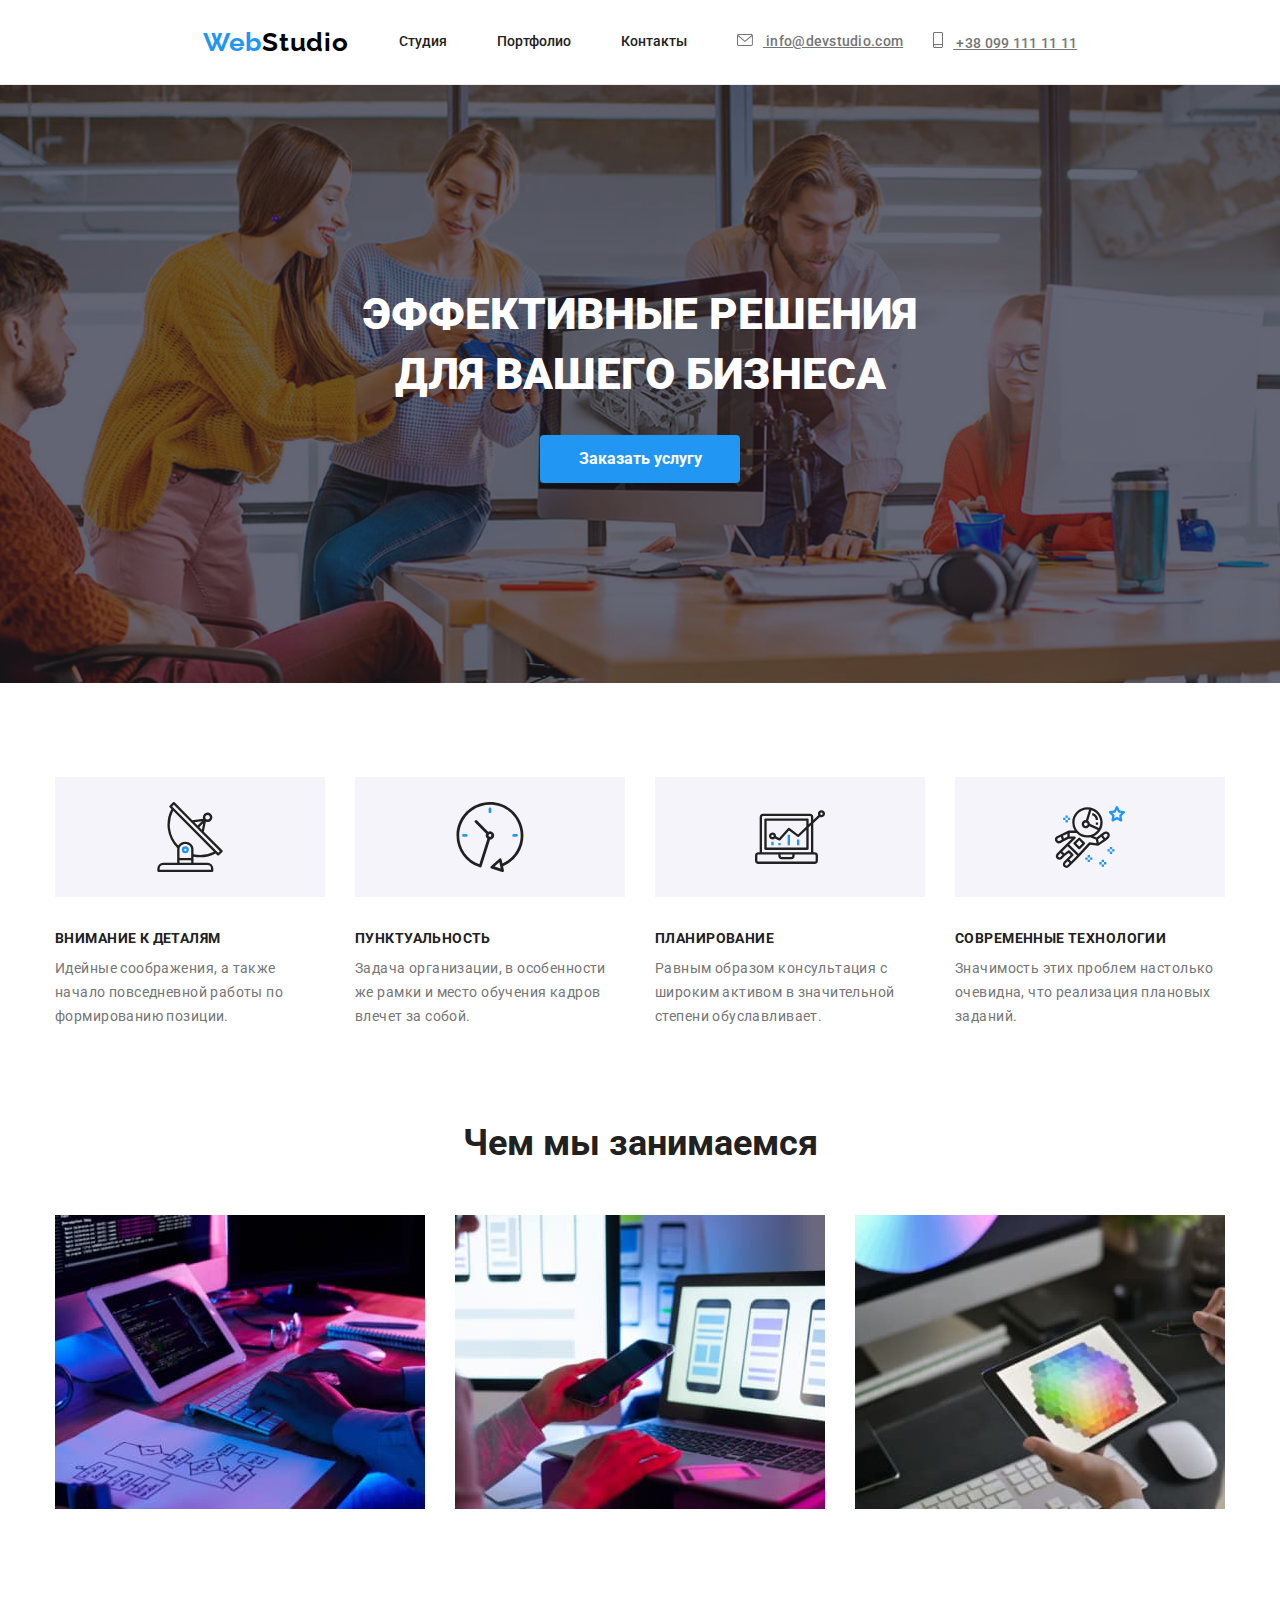
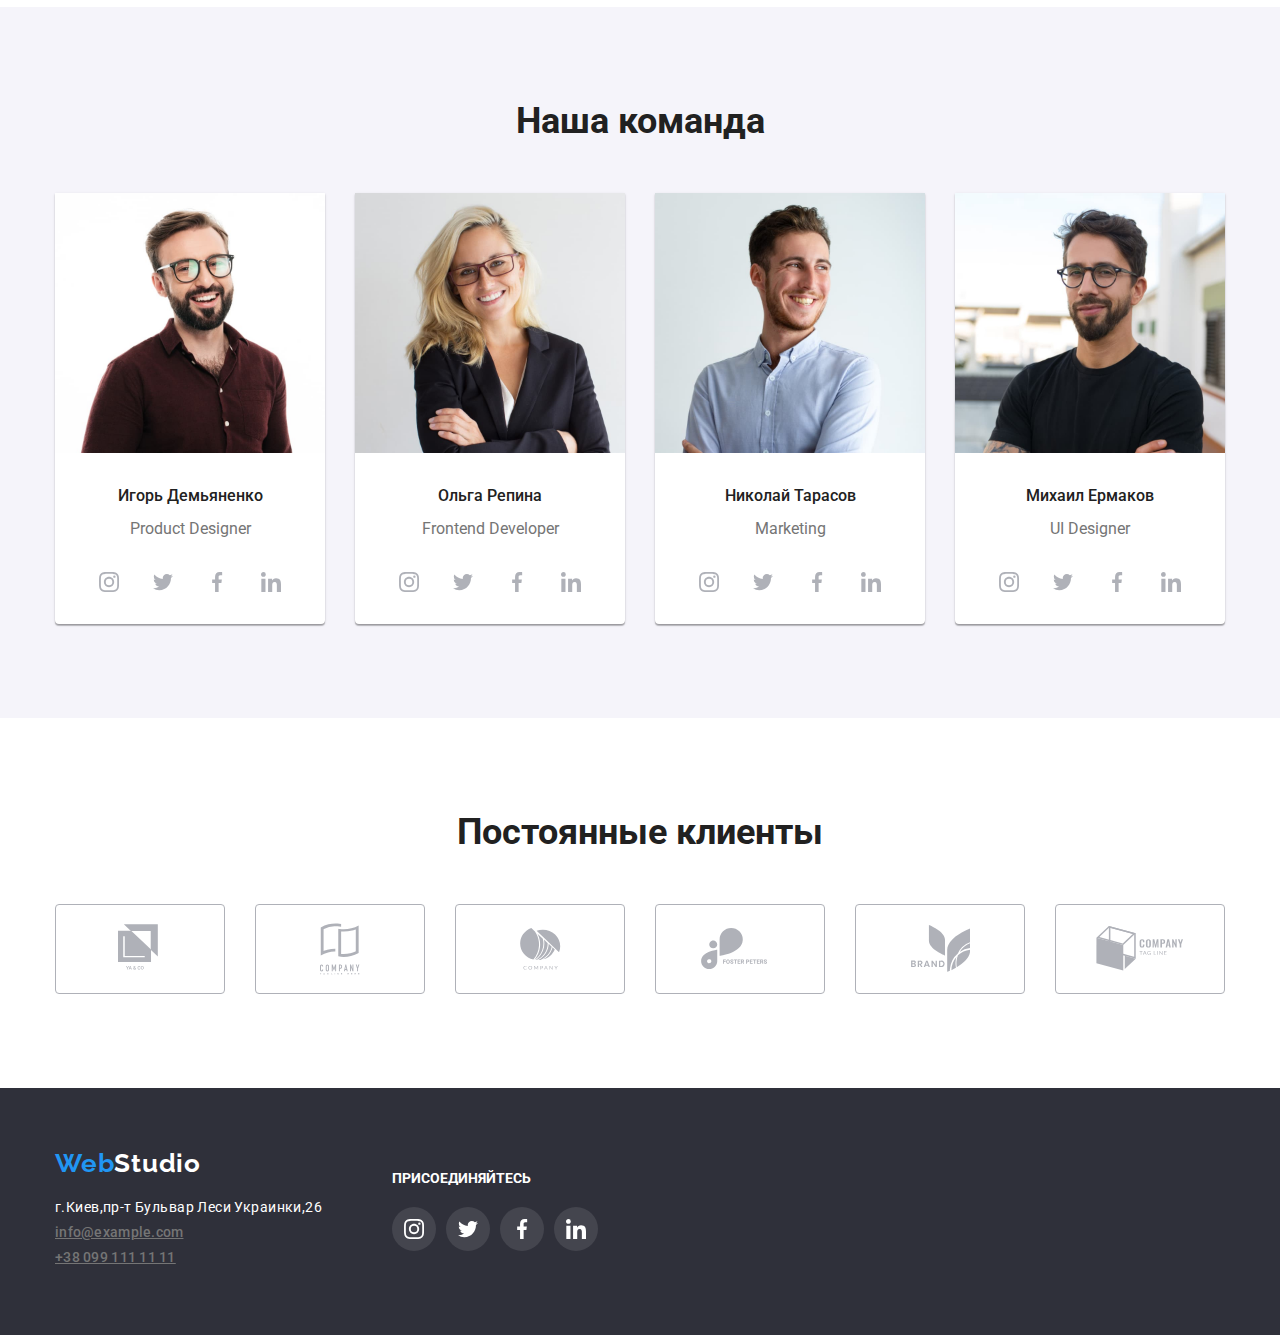
<file: index.html>
<!DOCTYPE html>
<html lang="ru">
<head>
    <meta charset="UTF-8">
    <meta http-equiv="X-UA-Compatible" content="IE=edge">
    <meta name="viewport" content="width=device-width, initial-scale=1.0">
    <title>Document</title>
    <link rel="stylesheet" href="https://cdnjs.cloudflare.com/ajax/libs/modern-normalize/1.0.0/modern-normalize.min.css">
    <link rel="stylesheet" href="./css/styles.css">
    <link rel="preconnect" href="https://fonts.gstatic.com">
    <link href="https://fonts.googleapis.com/css2?family=Raleway:wght@700&family=Roboto:wght@400;500;700;900&display=swap"
        rel="stylesheet">
</head>
<body>
<header class="header">
    <div class="container main-nav">
    <nav class="nav">
 <ul class="list nav-cont">
    <li class="nav-li"><a href="./index.html" class="nav-logo"><span class="web">Web</span>Studio</a></li>
    <li class="nav-li"><a href="./index.html" class="link">Студия</a></li>
    <li class="nav-li"><a href="./portfolio.html" class="link">Портфолио</a></li>
    <li class="nav-li"><a href="" class="link">Контакты</a></li>
 </ul>
</nav>
<ul class="list nav-cont">
    <li class="contacts">
        <a href="mailto:info@devstudio.com" class="link-address">
            <svg class="icon-mail" width="16px" height="12px">
                <use href="./images/icons.svg#icon-envelope"></use>
            </svg> 
             info@devstudio.com</a>
    </li>
            <li class="contacts">
                <a href="tel:+380991111111" class="link-address">
                    <svg class="icon-phone" width="10px" height="16px">
                        <use href="./images/icons.svg#icon-smartphone"></use>
                    </svg>
                    +38 099 111 11 11</a>
        </li>
</ul>
</div>
</header>
<main>
    <section class="main-section">
        <div class="container main-container">
        <h1>ЭФФЕКТИВНЫЕ РЕШЕНИЯ ДЛЯ ВАШЕГО БИЗНЕСА</h1>
        <button type="button" class="button main-btn">Заказать услугу</button>
        </div>
    </section>
<section class="section">
    <div class="container">
    <ul class="list advantages">
        <li class="adv-li">
            <div class="icon-advantages">
                <svg class="icon-item" width="70" height="70">
                    <use href="./images/icons.svg#icon-antenna">
                    </use>
                </svg>
            </div>
            <h3 class="titles advantages-title">Внимание к деталям</h3>
            <p class="text">
            Идейные соображения, а также начало повседневной работы по формированию позиции.
        </p>
    </li>
        <li class="adv-li">
            <div class="icon-advantages">
                <svg class="icon-item" width="70" height="70">
                    <use href="./images/icons.svg#icon-clock">
                    </use>
                </svg>
            </div>
            <h3 class="titles advantages-title">Пунктуальность</h3>
        <p class="text">
            Задача организации, в особенности же рамки и место обучения кадров влечет за собой.
        </p>
    </li>
        <li class="adv-li">
            <div class="icon-advantages">
                <svg class="icon-item" width="70" height="70">
                    <use href="./images/icons.svg#icon-diagram">
                    </use>
                </svg>
            </div>
            <h3 class="titles advantages-title">Планирование</h3>
        <p class="text">Равным образом консультация с широким активом в значительной степени обуславливает.   
        </p>
    </li>
        <li class="adv-li">
            <div class="icon-advantages">
                <svg class="icon-item" width="70" height="70">
                    <use href="./images/icons.svg#icon-astronaut">
                    </use>
                </svg>
            </div>
            <h3 class="titles advantages-title">Современные технологии</h3>
       <p class="text">
           Значимость этих проблем настолько очевидна, что реализация плановых заданий.
        </p>
    </li>
    </ul>
    <h2 class="main-title pict-title">Чем мы занимаемся</h2>
    <ul class="pict-list list">
        <li class="pict-li"><img src="./images/first.jpg" alt="набор кода"
            width="370" /></li>
        <li class="pict-li"><img src="./images/second.jpg" alt="мобильный телефон"
            width="370" /></li>
        <li class="pict-li"><img src="./images/third.jpg" alt="цветовая палитра"
            width="370" /></li>
            </ul>
        </div>
</section>
<section class="ourteams section">
    <div class="container">
    <h2 class="main-title">Наша команда</h2>
    <ul class="list ourteams-ul">
        <li class="ourteam-item"><img src="./images/igor.jpg" alt="фото дизайнера" width="270" />
            <h3 class="names">Игорь Демьяненко</h3>
            <p class="ourteam">Product Designer</p>
        <ul class="social-link list">
        <li class="social-item"><a class="social-icon" aria-label="instagram" href="#">
            <svg class="icon" width="20" height="20">
            <use href="./images/icons.svg#icon-instagram">
            </use>
            </svg>
        </a></li>
        <li class="social-item">
        <a class="social-icon" aria-label="twitter" href="#">
        <svg class="icon" width="20" height="20">
        <use href="./images/icons.svg#icon-twitter">
        </use>
        </svg>
        </a>
        </li>
        <li class="social-item">
            <a class="social-icon" aria-label="facebook" href="#">
            <svg class="icon" width="20" height="20">
        <use href="./images/icons.svg#icon-facebook">
        </use>
    </svg>
    </a>
    </li>
    <li class="social-item">
        <a class="social-icon" aria-label="linkedin" href="#">
        <svg class="icon" width="20" height="20">
        <use href="./images/icons.svg#icon-linkedin">
        </use>
            </svg>
        </a>
        </li>
        </ul>
        </li>
        <li class="ourteam-item"><img src="./images/olga.jpg" alt="фото разработчика" width="270" />
            <h3 class="names">Ольга Репина </h3>
        <p class="ourteam">Frontend Developer</p>
                <ul class="social-link list">
                    <li class="social-item"><a class="social-icon" aria-label="instagram" href="#">
                            <svg class="icon" width="20" height="20">
                                <use href="./images/icons.svg#icon-instagram">
                                </use>
                            </svg>
                        </a></li>
                    <li class="social-item">
                        <a class="social-icon" aria-label="twitter" href="#">
                            <svg class="icon" width="20" height="20">
                                <use href="./images/icons.svg#icon-twitter">
                                </use>
                            </svg>
                        </a>
                    </li>
                    <li class="social-item">
                        <a class="social-icon" aria-label="facebook" href="#">
                            <svg class="icon" width="20" height="20">
                                <use href="./images/icons.svg#icon-facebook">
                                </use>
                            </svg>
                        </a>
                    </li>
                    <li class="social-item">
                        <a class="social-icon" aria-label="linkedin" href="#">
                            <svg class="icon" width="20" height="20">
                                <use href="./images/icons.svg#icon-linkedin">
                                </use>
                            </svg>
                        </a>
                    </li>
                </ul>
</li>
            
        <li class="ourteam-item"><img src="./images/nikolay.jpg" alt="фото маркетолога" width="270" />
            <h3 class="names">Николай Тарасов </h3>
        <p class="ourteam">Marketing</p>
                <ul class="social-link list">
                    <li class="social-item"><a class="social-icon" aria-label="instagram" href="#">
                            <svg class="icon" width="20" height="20">
                                <use href="./images/icons.svg#icon-instagram">
                                </use>
                            </svg>
                        </a></li>
                    <li class="social-item">
                        <a class="social-icon" aria-label="twitter" href="#">
                            <svg class="icon" width="20" height="20">
                                <use href="./images/icons.svg#icon-twitter">
                                </use>
                            </svg>
                        </a>
                    </li>
                    <li class="social-item">
                        <a class="social-icon" aria-label="facebook" href="#">
                            <svg class="icon" width="20" height="20">
                                <use href="./images/icons.svg#icon-facebook">
                                </use>
                            </svg>
                        </a>
                    </li>
                    <li class="social-item">
                        <a class="social-icon" aria-label="linkedin" href="#">
                            <svg class="icon" width="20" height="20">
                                <use href="./images/icons.svg#icon-linkedin">
                                </use>
                            </svg>
                        </a>
                    </li>
                </ul>
</li>

        <li class="ourteam-item"><img src="./images/mikhail.jpg" alt="фото юи дизайнера" width="270" />
            <h3 class="names">Михаил Ермаков</h3>
        <p class="ourteam">UI Designer</p>
            <ul class="social-link list">
                <li class="social-item"><a class="social-icon" aria-label="instagram" href="#">
                        <svg class="icon" width="20" height="20">
                            <use href="./images/icons.svg#icon-instagram">
                            </use>
                        </svg>
                    </a></li>
                <li class="social-item">
                    <a class="social-icon" aria-label="twitter" href="#">
                        <svg class="icon" width="20" height="20">
                            <use href="./images/icons.svg#icon-twitter">
                            </use>
                        </svg>
                    </a>
                </li>
                <li class="social-item">
                    <a class="social-icon" aria-label="facebook" href="#">
                        <svg class="icon" width="20" height="20">
                            <use href="./images/icons.svg#icon-facebook">
                            </use>
                        </svg>
                    </a>
                </li>
                <li class="social-item">
                    <a class="social-icon" aria-label="linkedin" href="#">
                        <svg class="icon" width="20" height="20">
                            <use href="./images/icons.svg#icon-linkedin">
                            </use>
                        </svg>
                    </a>
                </li>
            </ul>
        </li>

    </ul>
    </div>
</section>
<section class="section">
    <div class="container">
<h2 class="main-title">Постоянные клиенты</h2>
<ul class="list partners">
<li class="contacts">
    <a class="partners-link" href="#">
        <svg class="icon-partners" width="44" height="49">
    <use href="./images/icons.svg#icon-yaco">
    </use>
</svg></a> 
</li>
<li class="contacts">
    <a class="partners-link" href="#">
        <svg class="icon-partners" width="40" height="52">
    <use href="./images/icons.svg#icon-logo2">
    </use>
</svg>
</a>
</li>
<li class="contacts">
    <a  class="partners-link" href="#">
        <svg class="icon-partners" width="41" height="42">
    <use href="./images/icons.svg#icon-logo3">
    </use>
</svg></a>
</li>
<li class="contacts">
    <a class="partners-link" href="#">
        <svg class="icon-partners" width="79" height="42">
    <use href="./images/icons.svg#icon-logo4">
    </use>
</svg></a>
</li>
<li class="contacts">
    <a class="partners-link" href="#">
        <svg class="icon-partners" width="59" height="47">
    <use href="./images/icons.svg#icon-logo5">
    </use>
</svg></a>
</li>
<li class="contacts">
    <a class="partners-link" href="#">
        <svg class="icon-partners" width="88" height="45">
    <use href="./images/icons.svg#icon-logo6">
    </use>
</svg></a>
</li>
</ul>
</div>
</section>
</main>
<footer class="footer">
    <div class="container">
        <div class="address-item">
    <a href="./index.html" class="nav-logo logo-footer"><span class="web">Web</span>Studio</a>
    <address class="our-address">
        <p class="our-address">
        г.Киев,пр-т Бульвар Леси Украинки,26</p>
        <a href="mailto:info@example.com" class="link-address first-link">info@example.com</a> <br />
        <a href="tel:+380991111111" class="link-address">+38 099 111 11 11</a>
    </address>
    </div>
    <div class="social-item">
        <b class="join">ПРИСОЕДИНЯЙТЕСЬ</b>
            <ul class="list social-footer">
                <li class="social-item"><a class="social-icon footer-icon" aria-label="instagram" href="#">
                        <svg class="icon footer-svg" width="20" height="20">
                            <use href="./images/icons.svg#icon-instagram">
                            </use>
                        </svg>
                    </a></li>
                <li class="social-item">
                    <a class="social-icon footer-icon" aria-label="twitter" href="#">
                        <svg class="icon footer-svg" width="20" height="20">
                            <use href="./images/icons.svg#icon-twitter">
                            </use>
                        </svg>
                    </a>
                </li>
                <li class="social-item">
                    <a class="social-icon footer-icon" aria-label="facebook" href="#">
                        <svg class="icon footer-svg" width="20" height="20">
                            <use href="./images/icons.svg#icon-facebook">
                            </use>
                        </svg>
                    </a>
                </li>
                <li class="social-item">
                    <a class="social-icon footer-icon" aria-label="linkedin" href="#">
                        <svg class="icon footer-svg" width="20" height="20">
                            <use href="./images/icons.svg#icon-linkedin">
                            </use>
                        </svg>
                    </a>
                </li>
            </ul>
            </div>
    </div>
</footer>
</body>
</html>
</file>
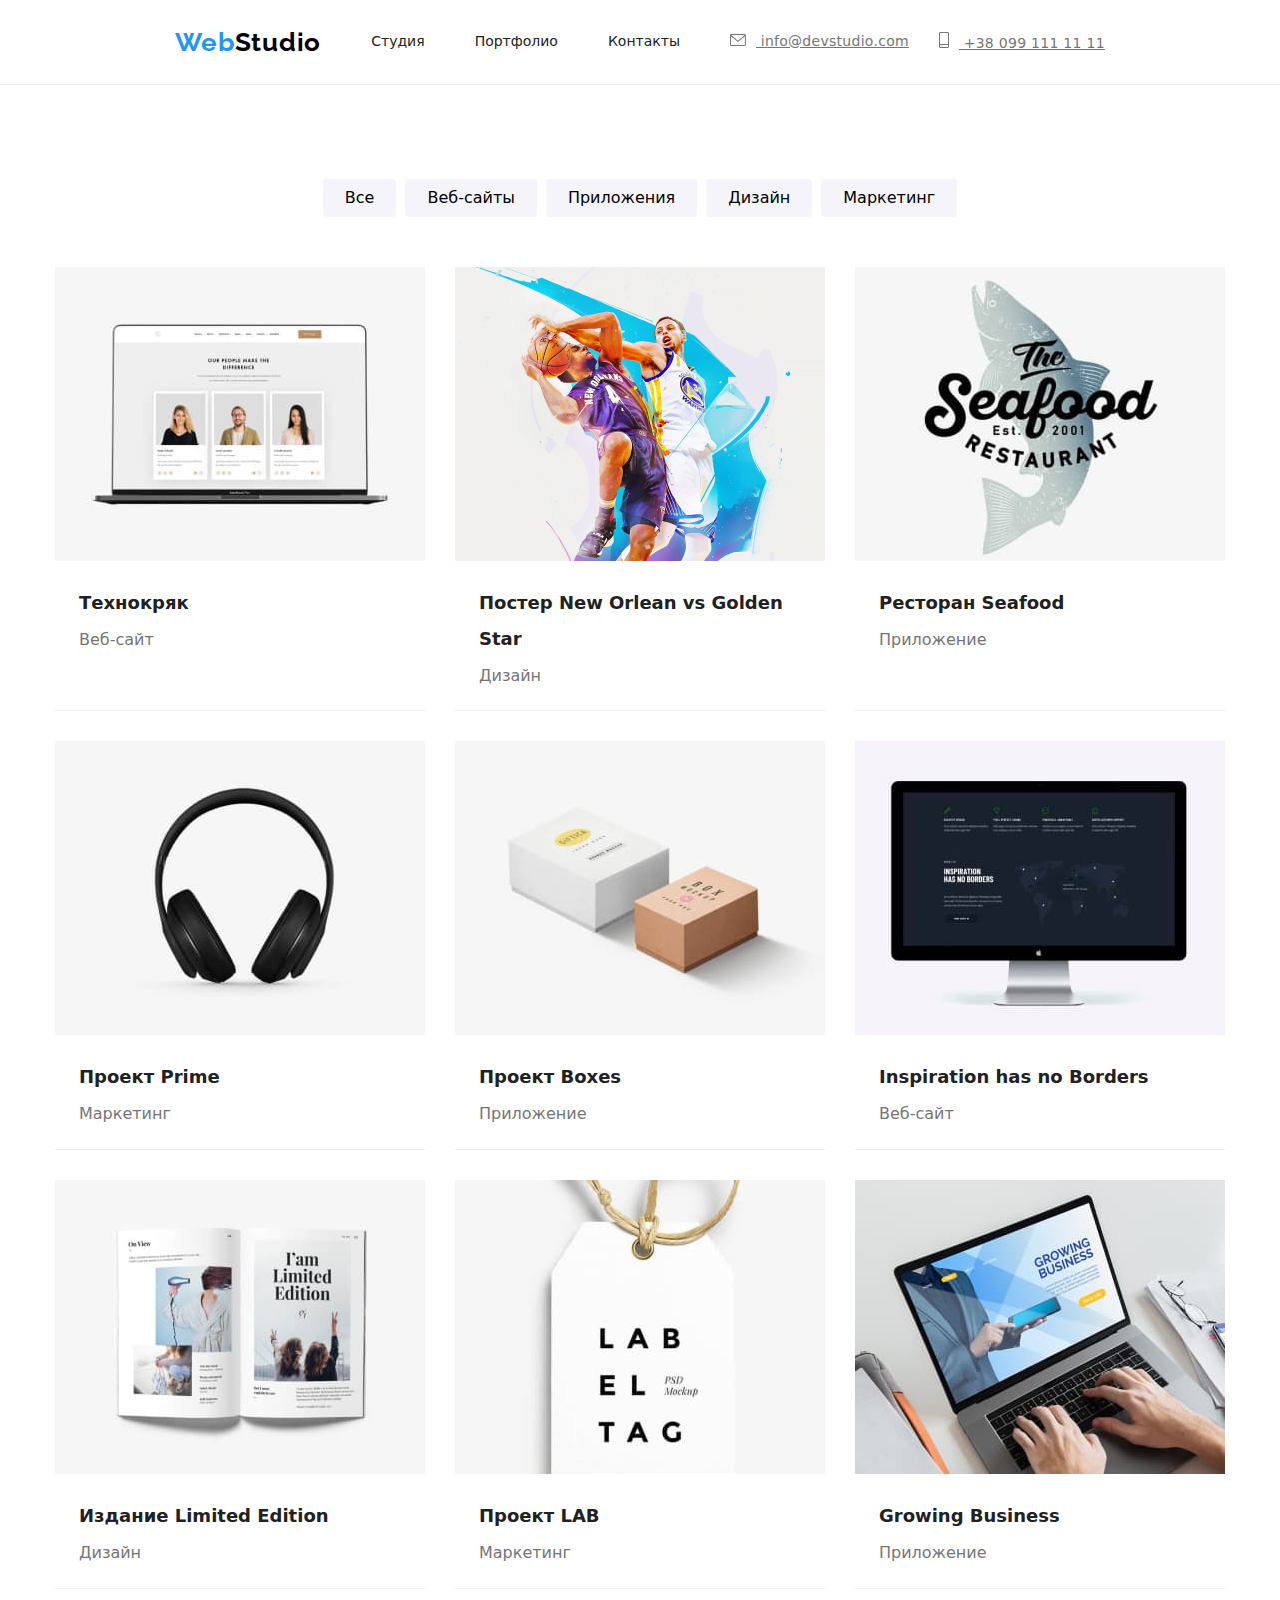
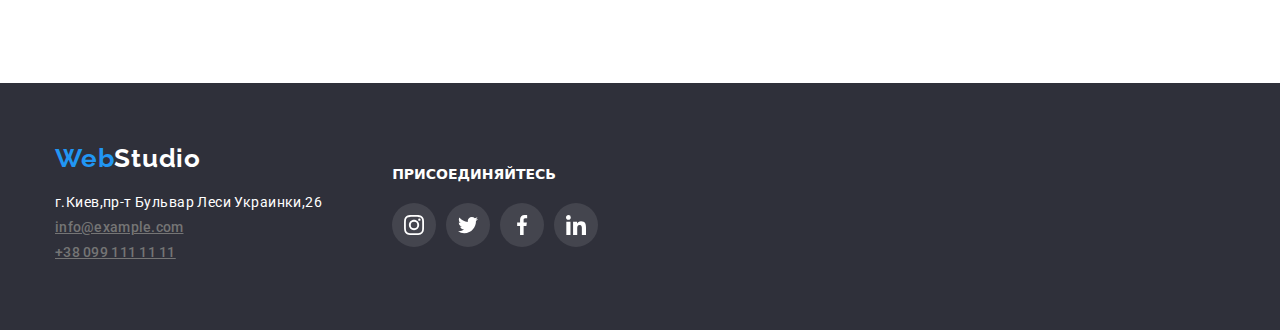
<file: portfolio.html>
<!DOCTYPE html>
<html lang="ru">
<head>
    <meta charset="UTF-8">
    <meta http-equiv="X-UA-Compatible" content="IE=edge">
    <meta name="viewport" content="width=device-width, initial-scale=1.0">
    <title>Портфолио</title>
<link rel="preconnect" href="https://fonts.gstatic.com">
<link href="https://fonts.googleapis.com/css2?family=Raleway:wght@700&family=Roboto:wght@400;500;700;900&display=swap"
    rel="stylesheet">
<link rel="stylesheet" href="./css/styles.css">
<link rel="stylesheet" href="https://cdnjs.cloudflare.com/ajax/libs/modern-normalize/1.0.0/modern-normalize.min.css">
</head>
<body>
<header class="header">
    <div class="container main-nav">
        <nav class="nav">
            <ul class="list nav-cont">
                <li class="nav-li"><a href="./index.html" class="nav-logo"><span class="web">Web</span>Studio</a></li>
                <li class="nav-li"><a href="./index.html" class="link">Студия</a></li>
                <li class="nav-li"><a href="./portfolio.html" class="link">Портфолио</a></li>
                <li class="nav-li"><a href="" class="link">Контакты</a></li>
            </ul>
        </nav>
        <ul class="list nav-cont">
            <li class="contacts">
                <a href="mailto:info@devstudio.com" class="link-address">
                    <svg class="icon-mail" width="16px" height="12px">
                        <use href="./images/icons.svg#icon-envelope"></use>
                    </svg>
                    info@devstudio.com</a>
            </li>
            <li class="contacts">
                <a href="tel:+380991111111" class="link-address">
                    <svg class="icon-phone" width="10px" height="16px">
                        <use href="./images/icons.svg#icon-smartphone"></use>
                    </svg>
                    +38 099 111 11 11</a>
            </li>
        </ul>
    </div>
</header>
    <main> 
<section class="section">
<div class="container">
    <ul class="list btn-list">
        <li class="items"><button type="button" class="button btn">Все</button> </li>
        <li class="items"><button type="button" class="button btn">Веб-сайты</button></li>
        <li class="items"><button type="button" class="button btn">Приложения</button></li>
        <li class="items"><button type="button" class="button btn">Дизайн</button></li>
        <li class="items"><button type="button" class="button btn">Маркетинг</button></li>
    </ul>
        <ul class="list product">
            <li class="products-item">
                <a href="#" class="products-link"><img src="./images/notepad.jpeg" alt="ноутбук" width="370">
                    <h3 class="products-title">Технокряк</h3>
                    <p class="products-text">Веб-сайт</p>
                </a>
            </li>
            <li class="products-item">
                <a href="#" class="products-link"><img src="./images/posters.jpeg" alt="постерс" width="370">
                    <h3 class="products-title">Постер New Orlean vs Golden Star</h3>
                    <p class="products-text">Дизайн</p>
                </a>
            </li>
            <li class="products-item">
                <a href="" class="products-link">
                    <img src="./images/restoran.jpeg" alt="рыба" width="370">
                    <h3 class="products-title">Ресторан Seafood</h3>
                    <p class="products-text">Приложение</p>
                </a>
            </li>
            <li class="products-item">
                <a href="" class="products-link">
                    <img src="./images/headphone.jpeg" alt="наушники" width="370">
                    <h3 class="products-title">Проект Prime</h3>
                    <p class="products-text"> Маркетинг</p>
                </a>
            </li>
            <li class="products-item">
                <a href="" class="products-link">
                    <img src="./images/box.jpeg" alt="коробки" width="370">
                    <h3 class="products-title">Проект Boxes</h3>
                    <p class="products-text">Приложение</p>
                </a>
            </li>
            <li class="products-item">
                <a href="" class="products-link"><img src="./images/monitor.jpeg" alt="монитор" width="370">
                    <h3 class="products-title">Inspiration has no Borders</h3>
                    <p class="products-text">Веб-сайт</p>
                </a>
            </li>
            <li class="products-item">
                <a href="" class="products-link"><img src="./images/magazine.jpeg" alt="журнал" width="370">
                    <h3 class="products-title"> Издание Limited Edition</h3>
                    <p class="products-text">Дизайн</p>
                </a>
            </li>
            <li class="products-item">
                <a href="" class="products-link">
                    <img src="./images/label.jpeg" alt="бирка" width="370">
                    <h3 class="products-title">Проект LAB</h3>
                    <p class="products-text">Маркетинг</p>
                </a>
            </li>
            <li class="products-item">
                <a href="" class="products-link">
                    <img src="./images/mac.jpeg" alt="руки_на_ноутбуке" width="370">
                    <h3 class="products-title">Growing Business</h3>
                    <p class="products-text">Приложение</p>
                </a>
            </li>
        </ul>
    </div>

</section>
    </main>
<footer class="footer">
    <div class="container">
        <div class="address-item">
            <a href="./index.html" class="nav-logo logo-footer"><span class="web">Web</span>Studio</a>
            <address class="our-address">
                <p class="our-address">
                    г.Киев,пр-т Бульвар Леси Украинки,26</p>
                <a href="mailto:info@example.com" class="link-address first-link">info@example.com</a> <br />
                <a href="tel:+380991111111" class="link-address">+38 099 111 11 11</a>
            </address>
        </div>
        <div class="social-item">
            <b class="join">ПРИСОЕДИНЯЙТЕСЬ</b>
            <ul class="list social-footer">
                <li class="social-item"><a class="social-icon footer-icon" aria-label="instagram" href="#">
                        <svg class="icon footer-svg" width="20" height="20">
                            <use href="./images/icons.svg#icon-instagram">
                            </use>
                        </svg>
                    </a></li>
                <li class="social-item">
                    <a class="social-icon footer-icon" aria-label="twitter" href="#">
                        <svg class="icon footer-svg" width="20" height="20">
                            <use href="./images/icons.svg#icon-twitter">
                            </use>
                        </svg>
                    </a>
                </li>
                <li class="social-item">
                    <a class="social-icon footer-icon" aria-label="facebook" href="#">
                        <svg class="icon footer-svg" width="20" height="20">
                            <use href="./images/icons.svg#icon-facebook">
                            </use>
                        </svg>
                    </a>
                </li>
                <li class="social-item">
                    <a class="social-icon footer-icon" aria-label="linkedin" href="#">
                        <svg class="icon footer-svg" width="20" height="20">
                            <use href="./images/icons.svg#icon-linkedin">
                            </use>
                        </svg>
                    </a>
                </li>
            </ul>
        </div>
    </div>
</footer>
</body>

</html>
</file>
<file: css/styles.css>
:root {
  --h-color: #212121;
  --hover-color: #2196f3;
  --text-color: #757575;
  --frame-color: #ffffff;
  --bgc-color: rgba(47, 48, 58, 0.4);
}

body {
  background-color: var(--frame-color);
  color: var(--h-color);
  font-family: 'Roboto', 'Arial', 'Helvetica', sans-serif;
  font-weight: 400;
  font-size: 14px;
  line-height: 1.14;
  font-style: normal;
  margin: 0px;
}
.header {
  border-bottom: 1px solid #ececec;
  max-width: 1600px;
  margin-left: auto;
  margin-right: auto;
  font-weight: 600;
}
.section {
  padding: 94px 0px;
}
.container {
  max-width: 1200px;
  margin-left: auto;
  margin-right: auto;
  padding-left: 15px;
  padding-right: 15px;
}
.main-container {
  max-width: 650px;
}
.list {
  list-style-type: none;
  margin: 0;
  padding: 0;
}
h1,
h2,
h3 {
  margin-top: 0;
  margin-bottom: 0;
}
.main-nav {
  display: flex;
  align-items: center;
  justify-content: center;
}
.button {
  cursor: pointer;
  text-decoration: none;
  border: none;
}

.btn {
  padding: 6px 22px;
  font-weight: 500;
  font-size: 16px;
  background: #f5f4fa;
  border-radius: 4px;
  font-style: normal;
  line-height: 1.6;
}

.button:hover,
.button:focus {
  color: var(--frame-color);
  background-color: var(--hover-color);
}
.link,
.products-link {
  text-decoration: none;
  color: var(--h-color);
}

.link:hover,
.link:focus,
.link-address:focus,
.link-address:hover {
  color: var(--hover-color);
}
.link-address {
  fill: currentColor;
  color: var(--text-color);
}

.products-item:hover {
  box-shadow: 0px 1px 1px rgba(0, 0, 0, 0.12), 0px 4px 4px rgba(0, 0, 0, 0.06),
    1px 4px 6px rgba(0, 0, 0, 0.16);
}
.nav-logo {
  font-family: 'Raleway', sans-serif;
  font-weight: 700;
  font-size: 26px;
  line-height: 1.19;
  text-decoration: none;
  color: #000000;
  letter-spacing: 0.03em;
}
.web-nav {
  margin-right: 43px;
}
.web {
  color: var(--hover-color);
}
.nav {
  font-weight: 500;
  line-height: 1.14;
}

.link-address {
  color: var(--text-color);
  font-weight: 500;
  line-height: 1.14;
  letter-spacing: 0.02em;
  display: block;
}

.link-footer {
  color: var(--text-color);
  font-weight: 400;
  line-height: 1.7;
  letter-spacing: 0.03em;
  font-style: normal;
}
.footer {
  color: var(--frame-color);
  background-color: #2f303a;
  max-width: 1600px;
  margin-left: auto;
  margin-right: auto;
}

.our-address {
  font-family: 'Roboto';
  font-style: normal;
  font-weight: 400;
  font-size: 14px;
  line-height: 1.17;
  letter-spacing: 0.03em;
  font-style: normal;
}

.main-section {
  background-image: linear-gradient(
      to right,
      rgba(47, 48, 58, 0.4),
      rgba(47, 48, 58, 0.4)
    ),
    url(../images/bgc.jpeg);
  background-color: #2f303a;
  background-size: cover;
  background-position: center;
  background-repeat: no-repeat;
  margin-right: auto;
  margin-left: auto;
  max-width: 1600px;
  justify-content: center;
  text-align: center;
  padding: 200px 0px;
}
.main-section h1 {
  color: var(--frame-color);
  font-weight: 900;
  font-size: 44px;
  line-height: 1.36;
  margin-bottom: 30px;
  text-align: center;
  text-transform: uppercase;
}
.main-btn {
  color: var(--frame-color);
  background: var(--hover-color);
  line-height: 1.8;
  font-size: 16px;
  font-weight: 700;
  padding: 10px 32px;
  box-shadow: 0px 4px 4px rgba(0, 0, 0, 0.15);
  border-radius: 4px;
  width: 200px;
}
.main-title {
  font-weight: 700;
  font-size: 36px;
  line-height: 1.16;
  text-align: center;
  margin-bottom: 50px;
}
.pict-title {
  margin-top: 94px;
}
.advantages {
  display: flex;
}
.advantages-title {
  margin-bottom: 10px;
  margin-top: 30px;
  letter-spacing: 0.03em;
  text-transform: uppercase;
  font-size: 14px;
}
.adv-li,
.pict-li,
.ourteams-ul {
  margin-right: 30px;
}
.adv-li:last-child,
.pict-li:last-child,
.ourteams-ul:last-child,
.social-item:last-child {
  margin-right: 0;
}
.pict-list {
  display: flex;
}
.social-link {
  display: flex;
  justify-content: center;
  padding-bottom: 20px;
}
.social-item {
  margin-top: 0px;
  margin-right: 10px;
}
.social-items {
  margin-top: 72px;
  padding-bottom: 100px;
}
.names {
  font-weight: 500;
  line-height: 1.17;
  text-align: center;
  font-size: 16px;
  margin-top: 30px;
  margin-bottom: 10px;
}
.ourteam {
  color: var(--text-color);
  line-height: 1.8;
  text-align: center;
  font-size: 16px;
  margin-bottom: 16px;
  text-align: center;
  margin-top: 0px;
}
.ourteams {
  background-color: #f5f4fa;
  margin-top: 0;
  margin-bottom: 0;
  margin-left: auto;
  margin-right: auto;
  max-width: 1600px;
}
.ourteams > .list {
  background-color: var(--frame-color);
}
.titles {
  font-weight: 700;
  margin-left: 0;
  margin-right: 0;
}
.text {
  color: var(--text-color);
  margin-top: 0;
  margin-bottom: 0;
  letter-spacing: 0.03em;
  line-height: 1.71;
  width: 270px;
}
.products-title {
  font-weight: 700;
  font-size: 18px;
  line-height: 2;
  margin-top: 20px;
  margin-bottom: 4px;
  padding-right: 24px;
  padding-left: 24px;
}
/* не поняла что не так сделала,
наверное имелось ввиду короткая форма записи */
.products-text {
  font-size: 16px;
  line-height: 1.87;
  color: var(--text-color);
  padding: 0px 24px 20px 24px;
  margin: 0px;
}

.product {
  display: flex;
  flex-wrap: wrap;
}

.products-item {
  width: 370px;
  margin-right: 30px;
  margin-bottom: 30px;
  border-bottom-width: 1px;
  border-bottom-style: solid;
  border-bottom-color: #eeeeee;
}
.products-item:nth-child(3n) {
  margin-right: 0;
}
.products-item:nth-last-child(-n + 3) {
  margin-bottom: 0;
}
.nav-cont {
  display: flex;
  align-items: center;
}
.nav-contacts {
  display: flex;
  margin-left: auto;
  padding: 32px 0;
}

.mobile {
  display: flex;
}
.nav-li:not(:last-child),
.nav-li:not(:first-child) {
  margin-right: 50px;
}
.contacts:not(:last-child) {
  margin-right: 30px;
}

.icon-mail,
.icon-phone {
  margin-right: 10px;
}

.social-icon {
  display: inline-block;
  padding: 0;
  width: 44px;
  height: 44px;
  border-radius: 50%;
  display: flex;
  justify-content: center;
  align-items: center;
  fill: currentColor;
  color: #afb1b8;
}
.social-icon:hover {
  color: var(--frame-color);
  background-color: var(--hover-color);
}

.nav .link,
.nav-cont .link-address {
  display: inline-block;
  padding: 32px 0px;
}

.ourteams-ul {
  display: flex;
}

.ourteam-item {
  width: 270px;
  margin-right: 30px;
  box-shadow: 0px 1px 3px rgba(0, 0, 0, 0.12), 0px 1px 1px rgba(0, 0, 0, 0.14),
    0px 2px 1px rgba(0, 0, 0, 0.2);
  border-radius: 0px 0px 4px 4px;
  background-color: #fff;
}
.ourteam-item:last-child {
  margin-right: 0px;
}

.btn-list {
  display: flex;
  justify-content: center;
  margin-bottom: 50px;
}

.btn-list .items {
  align-items: center;
  margin-right: 9px;
}
.btn-list > .items:hover,
.btn-list > .items:focus {
  box-shadow: 0px 3px 1px rgba(0, 0, 0, 0.1), 0px 1px 2px rgba(0, 0, 0, 0.08),
    0px 2px 2px rgba(0, 0, 0, 0.12);
  border-radius: 4px;
}
.btn-list .items:last-child {
  margin-right: 0px;
}

.logo-footer {
  display: inline-block;
  margin-bottom: 20px;
  color: var(--frame-color);
}
.our-address {
  margin-bottom: 9px;
  margin-top: 0;
}
.our-address,
.first-link {
  margin-bottom: 9px;
}
.first-link {
  display: inline-block;
}
.icon-advantages {
  display: inline-block;
  height: 120px;
  width: 270px;
  background-size: auto;
  background-repeat: no-repeat;
  background-position: center;
  background-color: #f5f4fa;
}
.icon-item {
  display: block;
  margin: 25px 100px;
}

.partners {
  display: flex;
  justify-content: center;
}

.partners-link {
  display: inline-block;
  padding: 0;
  width: 170px;
  height: 90px;
  border: 1px solid #afb1b8;
  border-radius: 4px;
  display: flex;
  justify-content: center;
  align-items: center;
  fill: currentColor;
  color: #afb1b8;
}

.partners-link:hover,
.partners-link:focus {
  border-color: var(--hover-color);
  color: var(--hover-color);
}

.footer-icon {
  background-color: rgba(255, 255, 255, 0.1);
}
.footer-svg {
  fill: var(--frame-color);
  width: 20px;
  height: 20px;
  margin: 12px;
}
.join {
  display: block;
  font-weight: 700px;
  margin-bottom: 20px;
}
.footer > .container {
  display: flex;
  align-items: center;
}
.address-item {
  margin-right: 70px;
  padding-top: 60px;
  padding-bottom: 60px;
}
.social-footer {
  display: flex;
  align-items: center;
}
</file>
